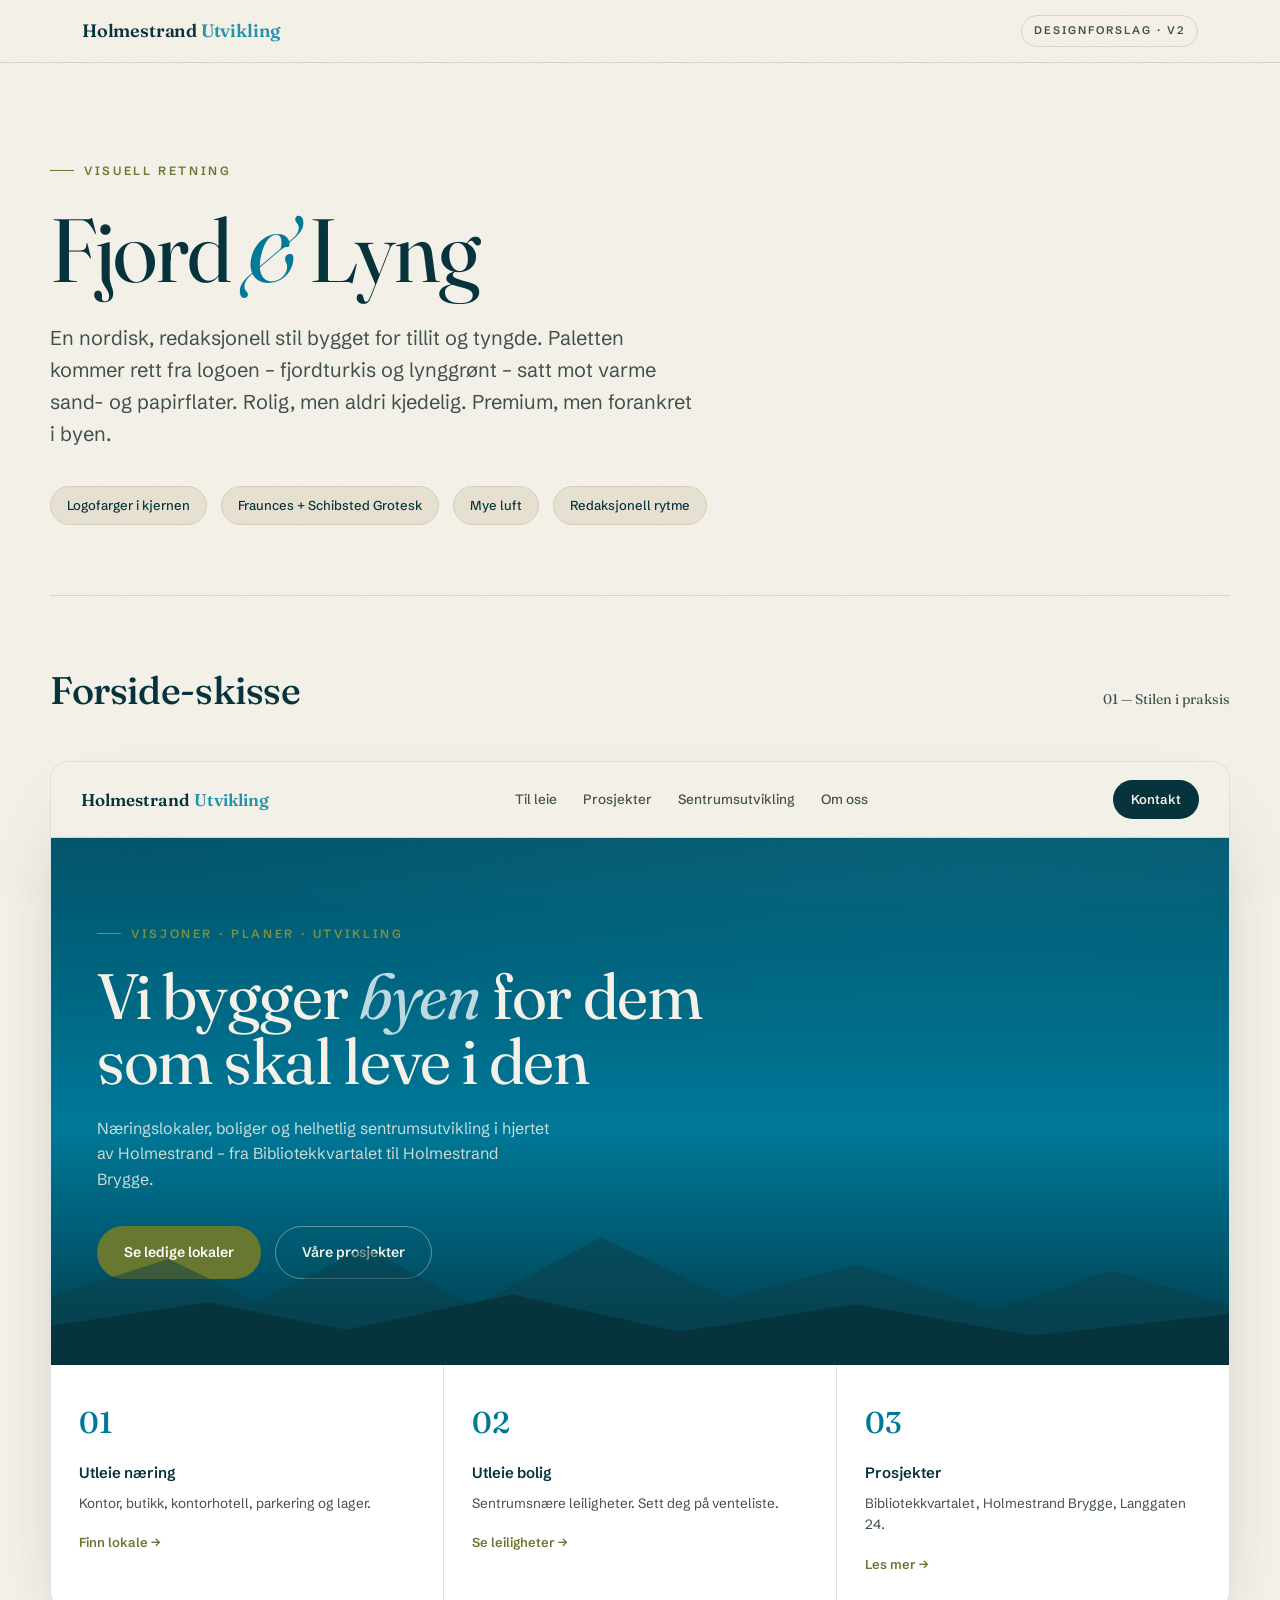
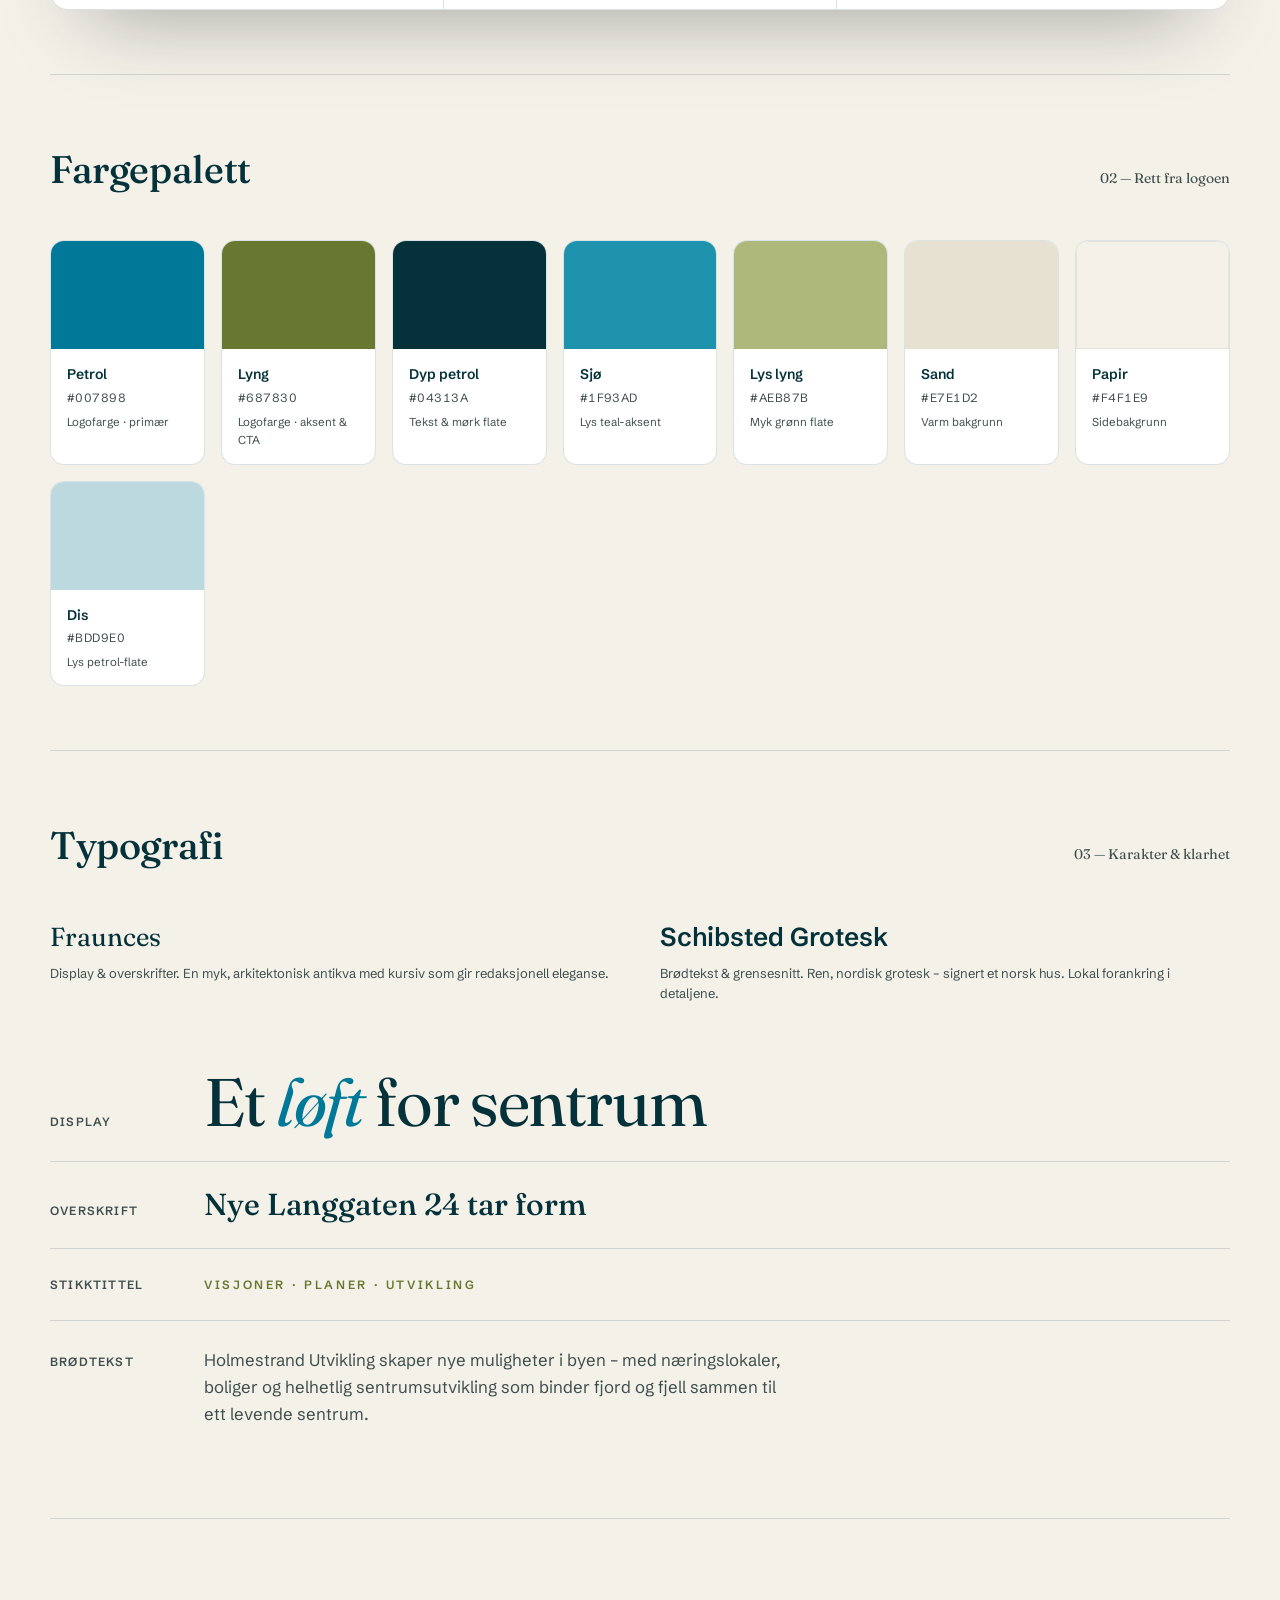
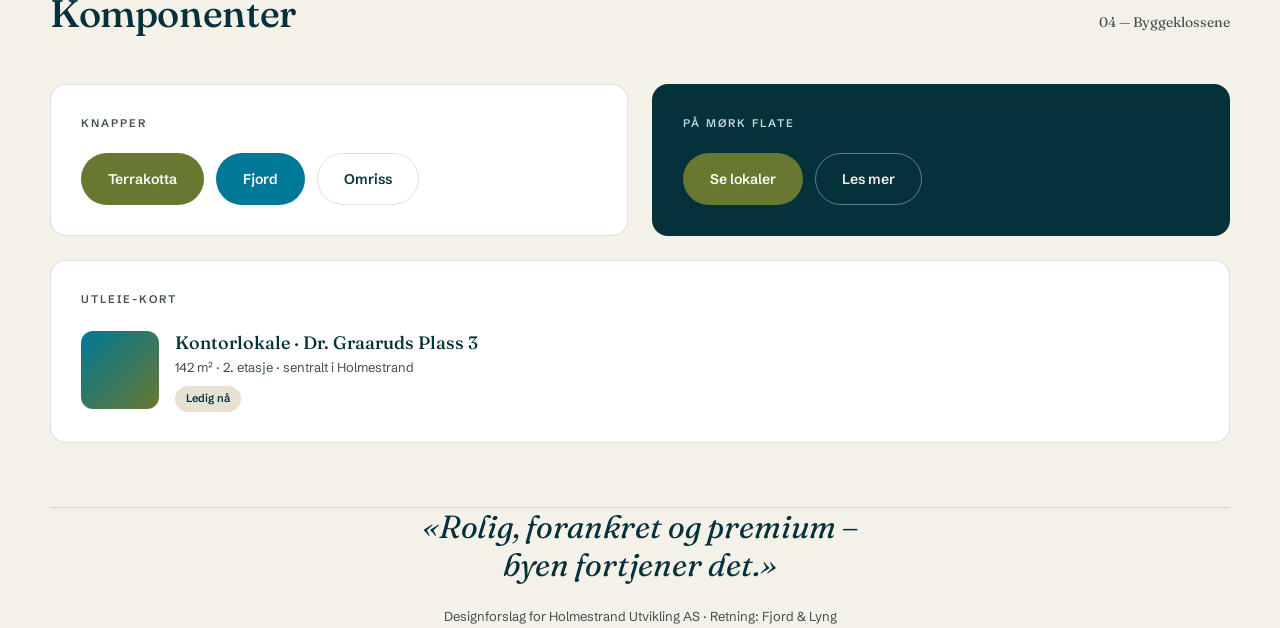
<file: Design/holmestrand-designforslag.html>
<!DOCTYPE html>
<html lang="nb">
<head>
<meta charset="UTF-8">
<meta name="viewport" content="width=device-width, initial-scale=1.0">
<title>Designforslag – Holmestrand Utvikling</title>
<link rel="preconnect" href="https://fonts.googleapis.com">
<link rel="preconnect" href="https://fonts.gstatic.com" crossorigin>
<link href="https://fonts.googleapis.com/css2?family=Fraunces:ital,opsz,wght@0,9..144,300..700;1,9..144,400&family=Schibsted+Grotesk:wght@400;500;600;700&display=swap" rel="stylesheet">
<style>
  :root{
    --ink:#04313a;       /* dyp petrol, fra logoens mørke toner */
    --ink-soft:#3f4f4d;
    --fjord:#007898;     /* LOGOFARGE – petrol/fjordturkis */
    --sea:#1f93ad;       /* lysere teal-aksent */
    --mist:#bdd9e0;
    --sand:#e7e1d2;
    --sand-deep:#d6cdb8;
    --paper:#f4f1e9;
    --ember:#687830;     /* LOGOFARGE – lyng/mosegrønn (aksent + CTA) */
    --ember-soft:#7f9040;
    --line:rgba(4,49,58,.14);
    --serif:"Fraunces",Georgia,serif;
    --sans:"Schibsted Grotesk",-apple-system,sans-serif;
  }
  *{margin:0;padding:0;box-sizing:border-box}
  html{scroll-behavior:smooth}
  body{
    background:var(--paper);
    color:var(--ink);
    font-family:var(--sans);
    line-height:1.6;
    -webkit-font-smoothing:antialiased;
    overflow-x:hidden;
  }
  body::before{
    content:"";position:fixed;inset:0;pointer-events:none;z-index:9999;opacity:.035;
    background-image:url("data:image/svg+xml,%3Csvg xmlns='http://www.w3.org/2000/svg' width='120' height='120'%3E%3Cfilter id='n'%3E%3CfeTurbulence type='fractalNoise' baseFrequency='.85' numOctaves='3'/%3E%3C/filter%3E%3Crect width='100%25' height='100%25' filter='url(%23n)'/%3E%3C/svg%3E");
  }
  .wrap{max-width:1180px;margin:0 auto;padding:0 32px}
  .eyebrow{
    font-size:12px;font-weight:600;letter-spacing:.22em;text-transform:uppercase;
    color:var(--ember);display:inline-flex;align-items:center;gap:10px;
  }
  .eyebrow::before{content:"";width:24px;height:1px;background:var(--ember)}

  /* reveal */
  .reveal{opacity:0;transform:translateY(24px);animation:rise .9s cubic-bezier(.2,.7,.2,1) forwards}
  @keyframes rise{to{opacity:1;transform:none}}

  /* ===== Top badge bar ===== */
  .topbar{
    position:sticky;top:0;z-index:50;
    background:rgba(246,241,231,.82);backdrop-filter:blur(12px);
    border-bottom:1px solid var(--line);
  }
  .topbar .wrap{display:flex;align-items:center;justify-content:space-between;height:62px}
  .brandmark{font-family:var(--serif);font-weight:600;font-size:18px;letter-spacing:-.01em}
  .brandmark span{color:var(--sea)}
  .badge{font-size:11px;font-weight:600;letter-spacing:.18em;text-transform:uppercase;
    color:var(--ink-soft);border:1px solid var(--line);padding:6px 12px;border-radius:100px}

  /* ===== Intro ===== */
  .intro{padding:90px 0 70px}
  .intro h1{
    font-family:var(--serif);font-weight:400;font-optical-sizing:auto;
    font-size:clamp(2.8rem,7vw,5.6rem);line-height:.98;letter-spacing:-.02em;
    margin:26px 0 0;max-width:14ch;
  }
  .intro h1 em{font-style:italic;color:var(--fjord)}
  .intro .lead{font-size:clamp(1.05rem,1.6vw,1.25rem);color:var(--ink-soft);max-width:54ch;margin-top:28px}
  .meta-row{display:flex;flex-wrap:wrap;gap:14px;margin-top:36px}
  .chip{font-size:13px;font-weight:500;background:var(--sand);border:1px solid var(--sand-deep);
    padding:8px 16px;border-radius:100px}

  .section{padding:64px 0;border-top:1px solid var(--line)}
  .section-head{display:flex;align-items:baseline;justify-content:space-between;flex-wrap:wrap;gap:12px;margin-bottom:40px}
  .section-head h2{font-family:var(--serif);font-weight:500;font-size:clamp(1.6rem,3vw,2.4rem);letter-spacing:-.01em}
  .section-head .num{font-family:var(--serif);font-size:14px;color:var(--ink-soft)}

  /* ===== Forside mockup ===== */
  .mock{
    border-radius:18px;overflow:hidden;border:1px solid var(--line);
    box-shadow:0 40px 80px -40px rgba(21,33,31,.4);background:#fff;
  }
  .mock-nav{display:flex;align-items:center;justify-content:space-between;
    padding:18px 30px;background:var(--paper);border-bottom:1px solid var(--line)}
  .mock-nav .logo{font-family:var(--serif);font-weight:600;font-size:17px}
  .mock-nav .logo span{color:var(--sea)}
  .mock-nav ul{display:flex;gap:26px;list-style:none}
  .mock-nav li{font-size:13.5px;font-weight:500;color:var(--ink-soft)}
  .mock-nav .cta{background:var(--ink);color:var(--paper);font-size:13px;font-weight:600;
    padding:9px 18px;border-radius:100px}
  .hero{
    position:relative;padding:78px 46px 86px;overflow:hidden;
    background:
      radial-gradient(120% 90% at 80% -10%, rgba(31,147,173,.22), transparent 60%),
      linear-gradient(180deg,#00536a 0%, #007898 55%, #003a49 100%);
    color:var(--paper);
  }
  .hero svg.fjord{position:absolute;left:0;right:0;bottom:0;width:100%;height:auto;display:block;opacity:.9}
  .hero .eyebrow{color:var(--ember-soft)}
  .hero .eyebrow::before{background:var(--ember-soft)}
  .hero h3{font-family:var(--serif);font-weight:400;font-size:clamp(2.2rem,5.2vw,4rem);
    line-height:1.02;letter-spacing:-.02em;margin:20px 0 0;max-width:18ch;position:relative}
  .hero h3 em{font-style:italic;color:var(--mist)}
  .hero p{max-width:46ch;margin-top:22px;color:rgba(246,241,231,.82);position:relative}
  .hero .btns{display:flex;gap:14px;margin-top:34px;position:relative;flex-wrap:wrap}
  .btn{font-size:14px;font-weight:600;padding:14px 26px;border-radius:100px;cursor:pointer;
    border:1px solid transparent;transition:transform .25s,background .25s,color .25s;text-decoration:none;display:inline-block}
  .btn:hover{transform:translateY(-2px)}
  .btn-ember{background:var(--ember);color:#fff}
  .btn-ember:hover{background:var(--ember-soft)}
  .btn-ghost{background:transparent;border-color:rgba(246,241,231,.4);color:var(--paper)}
  .btn-ghost:hover{background:rgba(246,241,231,.1)}

  .mock-cards{display:grid;grid-template-columns:repeat(3,1fr);gap:1px;background:var(--line)}
  .mcard{background:#fff;padding:34px 28px;transition:background .3s}
  .mcard:hover{background:var(--paper)}
  .mcard .k{font-family:var(--serif);font-size:30px;color:var(--fjord);font-weight:500}
  .mcard h4{font-size:15px;font-weight:600;margin:14px 0 8px}
  .mcard p{font-size:13.5px;color:var(--ink-soft)}
  .mcard .arrow{margin-top:18px;font-size:13px;font-weight:600;color:var(--ember)}

  /* ===== Palette ===== */
  .swatches{display:grid;grid-template-columns:repeat(auto-fit,minmax(150px,1fr));gap:16px}
  .sw{border-radius:14px;overflow:hidden;border:1px solid var(--line);background:#fff}
  .sw .chip{height:108px;border:none;border-radius:0;padding:0;margin:0;display:block}
  .sw .info{padding:14px 16px}
  .sw .name{font-size:14px;font-weight:600}
  .sw .hex{font-size:12px;color:var(--ink-soft);font-variant-numeric:tabular-nums;text-transform:uppercase;letter-spacing:.04em;margin-top:2px}
  .sw .role{font-size:11.5px;color:var(--ink-soft);margin-top:6px}

  /* ===== Typography ===== */
  .type-row{border-bottom:1px solid var(--line);padding:26px 0;display:grid;grid-template-columns:130px 1fr;gap:24px;align-items:baseline}
  .type-row:last-child{border-bottom:none}
  .type-row .tag{font-size:12px;font-weight:600;letter-spacing:.1em;text-transform:uppercase;color:var(--ink-soft)}
  .t-display{font-family:var(--serif);font-size:clamp(2.4rem,6vw,4.2rem);font-weight:400;line-height:1;letter-spacing:-.02em}
  .t-display em{font-style:italic;color:var(--fjord)}
  .t-h{font-family:var(--serif);font-size:1.9rem;font-weight:500;line-height:1.1}
  .t-body{font-size:1.05rem;max-width:58ch;color:var(--ink-soft)}
  .t-eyebrow{font-size:12px;font-weight:600;letter-spacing:.22em;text-transform:uppercase;color:var(--ember)}
  .font-note{display:flex;gap:40px;flex-wrap:wrap;margin-bottom:38px}
  .font-note div{flex:1;min-width:220px}
  .font-note .fn{font-family:var(--serif);font-size:26px}
  .font-note .fn.sans{font-family:var(--sans);font-weight:600}
  .font-note small{display:block;color:var(--ink-soft);font-size:13px;margin-top:4px}

  /* ===== Components ===== */
  .comp-grid{display:grid;grid-template-columns:1fr 1fr;gap:24px}
  .panel{background:#fff;border:1px solid var(--line);border-radius:16px;padding:30px}
  .panel.dark{background:var(--ink);color:var(--paper)}
  .panel .label{font-size:11px;font-weight:600;letter-spacing:.18em;text-transform:uppercase;color:var(--ink-soft);margin-bottom:20px}
  .panel.dark .label{color:var(--mist)}
  .btn-set{display:flex;gap:12px;flex-wrap:wrap;align-items:center}
  .btn-fjord{background:var(--fjord);color:#fff}
  .btn-fjord:hover{background:var(--sea)}
  .btn-outline{background:transparent;border-color:var(--line);color:var(--ink)}
  .btn-outline:hover{background:var(--sand)}
  .listing{display:flex;gap:16px;align-items:center}
  .listing .thumb{width:78px;height:78px;border-radius:12px;flex-shrink:0;
    background:linear-gradient(135deg,var(--fjord),var(--ember))}
  .listing .lt{font-family:var(--serif);font-size:18px;font-weight:500}
  .listing .lm{font-size:13px;color:var(--ink-soft)}
  .tag-pill{display:inline-block;font-size:11px;font-weight:600;background:var(--sand);
    padding:4px 11px;border-radius:100px;margin-top:8px;color:var(--ink)}

  footer{padding:60px 0 90px;border-top:1px solid var(--line);text-align:center}
  footer .q{font-family:var(--serif);font-style:italic;font-size:clamp(1.4rem,3vw,2rem);max-width:24ch;margin:0 auto 18px;line-height:1.2}
  footer small{color:var(--ink-soft);font-size:13px}

  @media(max-width:780px){
    .mock-nav ul,.mock-nav .cta{display:none}
    .mock-cards{grid-template-columns:1fr}
    .comp-grid{grid-template-columns:1fr}
    .type-row{grid-template-columns:1fr;gap:8px}
    .hero{padding:54px 26px 64px}
    .wrap{padding:0 22px}
  }
</style>
</head>
<body>

<div class="topbar">
  <div class="wrap">
    <div class="brandmark">Holmestrand <span>Utvikling</span></div>
    <div class="badge">Designforslag · v2</div>
  </div>
</div>

<section class="intro wrap">
  <div class="eyebrow reveal">Visuell retning</div>
  <h1 class="reveal" style="animation-delay:.08s">Fjord <em>&</em> Lyng</h1>
  <p class="lead reveal" style="animation-delay:.16s">
    En nordisk, redaksjonell stil bygget for tillit og tyngde. Paletten kommer
    rett fra logoen – fjordturkis og lynggrønt – satt mot varme sand- og
    papirflater. Rolig, men aldri kjedelig. Premium, men forankret i byen.
  </p>
  <div class="meta-row reveal" style="animation-delay:.24s">
    <span class="chip">Logofarger i kjernen</span>
    <span class="chip">Fraunces + Schibsted Grotesk</span>
    <span class="chip">Mye luft</span>
    <span class="chip">Redaksjonell rytme</span>
  </div>
</section>

<!-- ============ FORSIDE-SKISSE ============ -->
<section class="section wrap">
  <div class="section-head">
    <h2>Forside-skisse</h2>
    <span class="num">01 — Stilen i praksis</span>
  </div>

  <div class="mock reveal">
    <div class="mock-nav">
      <div class="logo">Holmestrand <span>Utvikling</span></div>
      <ul>
        <li>Til leie</li><li>Prosjekter</li><li>Sentrumsutvikling</li><li>Om oss</li>
      </ul>
      <a class="cta">Kontakt</a>
    </div>

    <div class="hero">
      <div class="eyebrow">Visjoner · Planer · Utvikling</div>
      <h3>Vi bygger <em>byen</em> for dem som skal leve i den</h3>
      <p>Næringslokaler, boliger og helhetlig sentrumsutvikling i hjertet av Holmestrand – fra Bibliotekkvartalet til Holmestrand Brygge.</p>
      <div class="btns">
        <a class="btn btn-ember">Se ledige lokaler</a>
        <a class="btn btn-ghost">Våre prosjekter</a>
      </div>
      <svg class="fjord" viewBox="0 0 1200 160" preserveAspectRatio="none" xmlns="http://www.w3.org/2000/svg">
        <path d="M0,90 L120,52 L210,96 L320,40 L430,100 L560,30 L690,92 L820,58 L960,104 L1080,64 L1200,98 L1200,160 L0,160 Z" fill="#0d3f47" opacity=".55"/>
        <path d="M0,120 L160,96 L300,124 L470,88 L640,126 L820,98 L1000,130 L1200,108 L1200,160 L0,160 Z" fill="#082f36" opacity=".8"/>
      </svg>
    </div>

    <div class="mock-cards">
      <div class="mcard">
        <div class="k">01</div>
        <h4>Utleie næring</h4>
        <p>Kontor, butikk, kontorhotell, parkering og lager.</p>
        <div class="arrow">Finn lokale →</div>
      </div>
      <div class="mcard">
        <div class="k">02</div>
        <h4>Utleie bolig</h4>
        <p>Sentrumsnære leiligheter. Sett deg på venteliste.</p>
        <div class="arrow">Se leiligheter →</div>
      </div>
      <div class="mcard">
        <div class="k">03</div>
        <h4>Prosjekter</h4>
        <p>Bibliotekkvartalet, Holmestrand Brygge, Langgaten 24.</p>
        <div class="arrow">Les mer →</div>
      </div>
    </div>
  </div>
</section>

<!-- ============ PALETT ============ -->
<section class="section wrap">
  <div class="section-head">
    <h2>Fargepalett</h2>
    <span class="num">02 — Rett fra logoen</span>
  </div>
  <div class="swatches reveal">
    <div class="sw"><span class="chip" style="background:#007898"></span><div class="info"><div class="name">Petrol</div><div class="hex">#007898</div><div class="role">Logofarge · primær</div></div></div>
    <div class="sw"><span class="chip" style="background:#687830"></span><div class="info"><div class="name">Lyng</div><div class="hex">#687830</div><div class="role">Logofarge · aksent & CTA</div></div></div>
    <div class="sw"><span class="chip" style="background:#04313a"></span><div class="info"><div class="name">Dyp petrol</div><div class="hex">#04313A</div><div class="role">Tekst & mørk flate</div></div></div>
    <div class="sw"><span class="chip" style="background:#1f93ad"></span><div class="info"><div class="name">Sjø</div><div class="hex">#1F93AD</div><div class="role">Lys teal-aksent</div></div></div>
    <div class="sw"><span class="chip" style="background:#aeb87b"></span><div class="info"><div class="name">Lys lyng</div><div class="hex">#AEB87B</div><div class="role">Myk grønn flate</div></div></div>
    <div class="sw"><span class="chip" style="background:#e7e1d2"></span><div class="info"><div class="name">Sand</div><div class="hex">#E7E1D2</div><div class="role">Varm bakgrunn</div></div></div>
    <div class="sw"><span class="chip" style="background:#f4f1e9;box-shadow:inset 0 0 0 1px rgba(0,0,0,.06)"></span><div class="info"><div class="name">Papir</div><div class="hex">#F4F1E9</div><div class="role">Sidebakgrunn</div></div></div>
    <div class="sw"><span class="chip" style="background:#bdd9e0"></span><div class="info"><div class="name">Dis</div><div class="hex">#BDD9E0</div><div class="role">Lys petrol-flate</div></div></div>
  </div>
</section>

<!-- ============ TYPOGRAFI ============ -->
<section class="section wrap">
  <div class="section-head">
    <h2>Typografi</h2>
    <span class="num">03 — Karakter & klarhet</span>
  </div>
  <div class="font-note reveal">
    <div><div class="fn">Fraunces</div><small>Display & overskrifter. En myk, arkitektonisk antikva med kursiv som gir redaksjonell eleganse.</small></div>
    <div><div class="fn sans">Schibsted Grotesk</div><small>Brødtekst & grensesnitt. Ren, nordisk grotesk – signert et norsk hus. Lokal forankring i detaljene.</small></div>
  </div>
  <div class="reveal">
    <div class="type-row"><span class="tag">Display</span><div class="t-display">Et <em>løft</em> for sentrum</div></div>
    <div class="type-row"><span class="tag">Overskrift</span><div class="t-h">Nye Langgaten 24 tar form</div></div>
    <div class="type-row"><span class="tag">Stikktittel</span><div class="t-eyebrow">Visjoner · Planer · Utvikling</div></div>
    <div class="type-row"><span class="tag">Brødtekst</span><div class="t-body">Holmestrand Utvikling skaper nye muligheter i byen – med næringslokaler, boliger og helhetlig sentrumsutvikling som binder fjord og fjell sammen til ett levende sentrum.</div></div>
  </div>
</section>

<!-- ============ KOMPONENTER ============ -->
<section class="section wrap">
  <div class="section-head">
    <h2>Komponenter</h2>
    <span class="num">04 — Byggeklossene</span>
  </div>
  <div class="comp-grid reveal">
    <div class="panel">
      <div class="label">Knapper</div>
      <div class="btn-set">
        <a class="btn btn-ember">Terrakotta</a>
        <a class="btn btn-fjord">Fjord</a>
        <a class="btn btn-outline">Omriss</a>
      </div>
    </div>
    <div class="panel dark">
      <div class="label">På mørk flate</div>
      <div class="btn-set">
        <a class="btn btn-ember">Se lokaler</a>
        <a class="btn btn-ghost">Les mer</a>
      </div>
    </div>
    <div class="panel" style="grid-column:1/-1">
      <div class="label">Utleie-kort</div>
      <div class="listing">
        <div class="thumb"></div>
        <div>
          <div class="lt">Kontorlokale · Dr. Graaruds Plass 3</div>
          <div class="lm">142 m² · 2. etasje · sentralt i Holmestrand</div>
          <span class="tag-pill">Ledig nå</span>
        </div>
      </div>
    </div>
  </div>
</section>

<footer class="wrap">
  <div class="q reveal">«Rolig, forankret og premium – byen fortjener det.»</div>
  <small>Designforslag for Holmestrand Utvikling AS · Retning: Fjord &amp; Lyng</small>
</footer>

</body>
</html>
</file>
